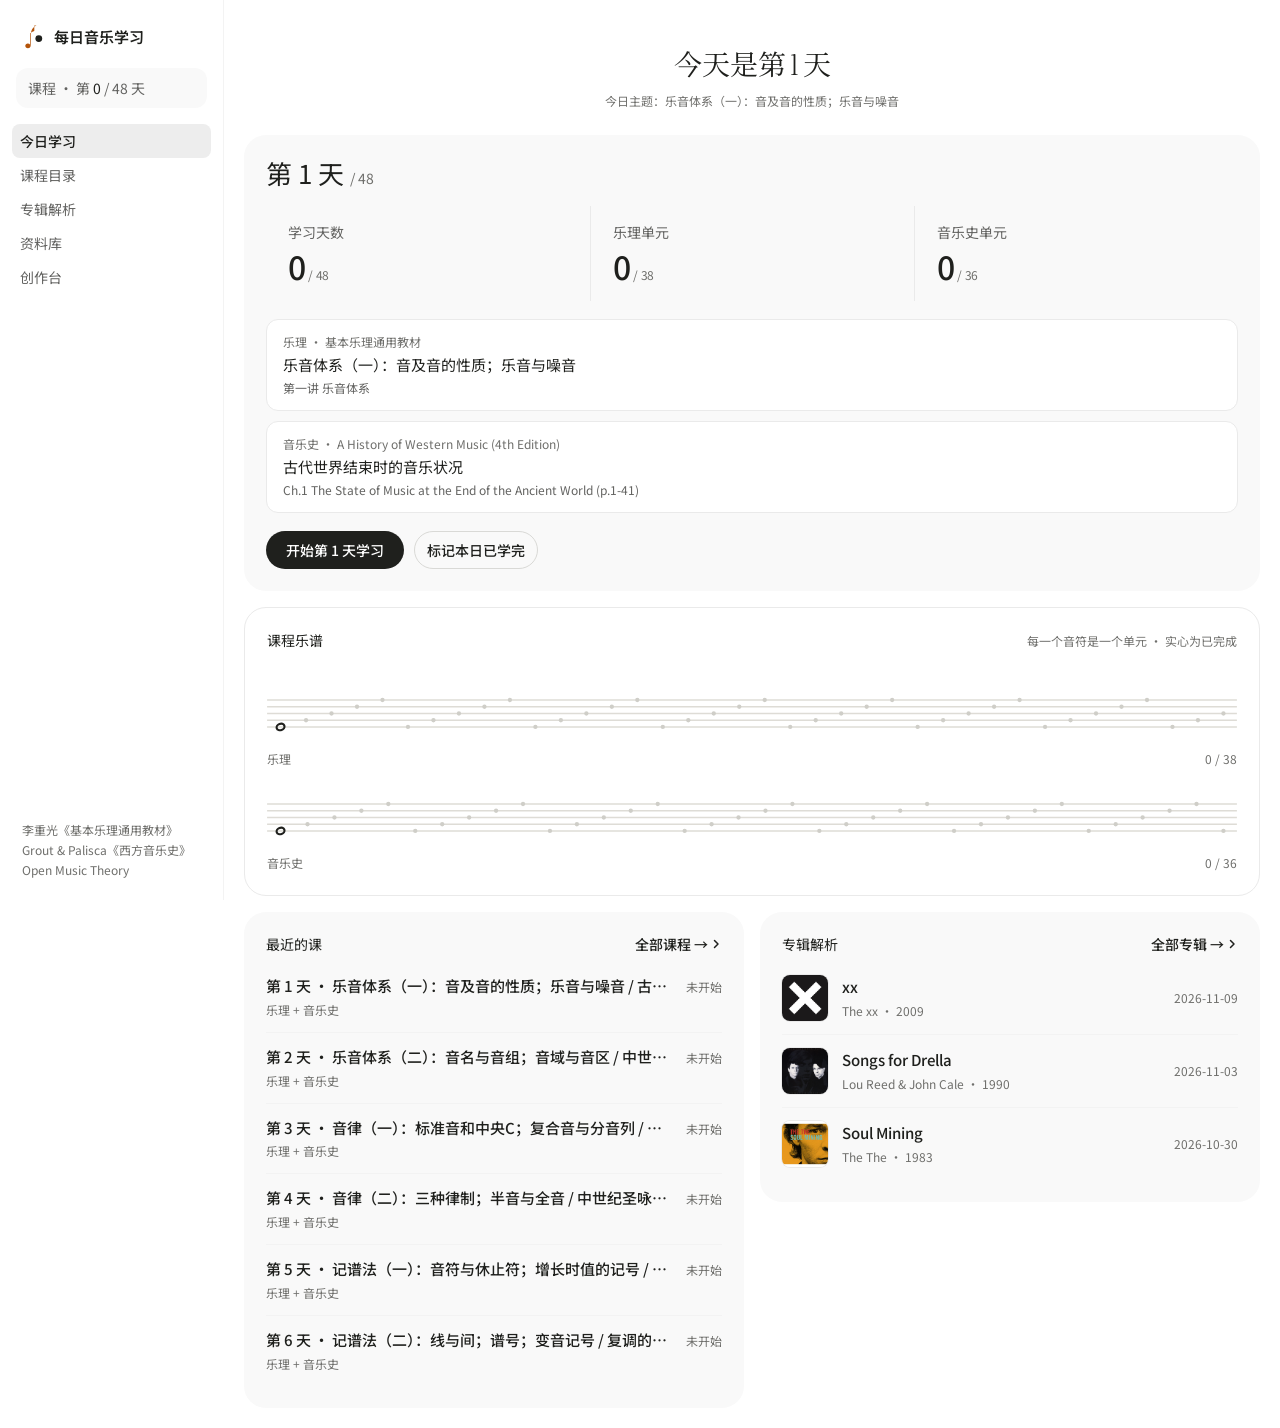
<file: index.html>
﻿<!DOCTYPE html>
<html lang="zh-CN">
<head>
<meta charset="UTF-8">
<meta name="viewport" content="width=device-width, initial-scale=1.0">
<title>每日音乐学习</title>
<meta name="description" content="以李重光《基本乐理通用教材》与 Grout《西方音乐史》为底本的 48 天音乐学习课程。">
<link rel="preconnect" href="https://fonts.googleapis.com">
<link rel="preconnect" href="https://fonts.gstatic.com" crossorigin>
<link href="https://fonts.googleapis.com/css2?family=Instrument+Sans:wght@400;500&family=Instrument+Serif&family=Noto+Sans+SC:wght@400;500&family=Noto+Serif+SC:wght@400;600&display=swap" rel="stylesheet">
<link rel="stylesheet" href="assets/app.css?v=20261104">
<link rel="stylesheet" href="assets/site.css?v=20261104">
<link rel="stylesheet" href="assets/site-extra.css?v=20261104">
</head>
<body>
<div class="app">
  <aside class="sidebar">
    <div class="wordmark">
      <span class="mark" aria-hidden="true">
        <svg width="22" height="26" viewBox="0 0 22 26"><path d="M14.5 1.5c-4.2 2-5.8 5.2-5.8 10.6v9.2c0 1.8-1.1 2.9-2.8 2.9-1.6 0-2.6-.9-2.6-2.4 0-1.4 1-2.4 2.5-2.4 1 0 1.7.4 2.2 1.1V9.6c1.3-1.3 2.5-2 4.3-2.6V1.5z" fill="#b45309"/><circle cx="16.8" cy="14.6" r="3.4" fill="#1f201d"/></svg>
      </span>
      每日音乐学习
    </div>
    <div class="scope-box">课程 · 第 <span class="num" id="scopeDay">0</span> / <span id="scopeTotal">36</span> 天</div>
    <nav aria-label="主导航">
      <a class="nav-item" href="#/today" data-view="today">今日学习</a>
      <a class="nav-item" href="#/lessons" data-view="lessons">课程目录</a>
      <a class="nav-item" href="#/albums" data-view="albums">专辑解析</a>
      <a class="nav-item" href="#/library" data-view="library">资料库</a>
      <a class="nav-item" href="studio.html">创作台</a>
    </nav>
    <div class="nav-group-label" id="bookLabel" style="margin-top:auto">李重光《基本乐理通用教材》<br>Grout &amp; Palisca《西方音乐史》</div>
  </aside>

  <div class="main">
    <div class="mobile-topbar">
      <button class="btn menu-toggle" id="menuBtn" aria-label="打开菜单" type="button">
        <svg width="16" height="16" viewBox="0 0 16 16" aria-hidden="true"><path d="M2 4.5h12M2 8h12M2 11.5h12" stroke="#1f201d" stroke-width="1.5" stroke-linecap="round"/></svg>
      </button>
      <div class="view-name" id="viewName">今日学习</div>
    </div>

    <div class="canvas">
      <noscript><p>此页面需要启用 JavaScript 才能显示课程内容。</p></noscript>

      <!-- 今日学习 -->
      <section id="view-today">
        <div class="greeting-row">
          <h1 id="greetingH1">每日音乐学习</h1>
          <span class="stamp" id="todaySub">正在读取课程…</span>
        </div>

        <div class="grid">
          <div class="panel next-block" style="grid-column: span 12">
            <div class="next-head">
              <div class="day-figure" id="dayFigure">第 <span class="num">—</span> 天<span class="unit">/ 36</span></div>
              <span class="stamp" id="learnStamp"></span>
            </div>
            <div class="kpis" style="border:none; background:transparent">
              <div class="kpi">
                <div class="kpi-label">学习天数</div>
                <div class="kpi-value num" id="kpiDays">0<span class="unit" style="font-size:var(--fs-small);color:var(--faint);font-weight:400"> / 36</span></div>
              </div>
              <div class="kpi">
                <div class="kpi-label">乐理单元</div>
                <div class="kpi-value num" id="kpiTheory">0<span class="unit" style="font-size:var(--fs-small);color:var(--faint);font-weight:400"> / 26</span></div>
              </div>
              <div class="kpi">
                <div class="kpi-label">音乐史单元</div>
                <div class="kpi-value num" id="kpiHistory">0<span class="unit" style="font-size:var(--fs-small);color:var(--faint);font-weight:400"> / 36</span></div>
              </div>
            </div>
            <div class="next-units" id="nextUnits">
              <div class="empty" style="grid-column:1/-1">正在读取今日课程…</div>
            </div>
            <div id="learnAction" style="display:flex; gap:10px; flex-wrap:wrap; align-items:center">
              <a class="btn btn-primary" id="startBtn" href="#">开始今日学习</a>
              <button class="btn" id="skipBtn" type="button">标记本日已学完</button>
            </div>
            <div id="lastRow" style="display:none; gap:10px; align-items:center; font-size:var(--fs-small); color:var(--faint); margin-top:12px">
              <span>上次学习：</span><a class="card-link" id="lastLessonLink" href="#" style="font-size:var(--fs-small)"></a>
            </div>
          </div>

          <div class="panel staff-block" style="grid-column: span 12">
            <div class="chart-head">
              <span>课程乐谱</span>
              <span class="stamp">每一个音符是一个单元 · 实心为已完成</span>
            </div>
            <div id="staffs"><div class="empty">正在读取课程进度…</div></div>
          </div>

          <div class="panel" style="grid-column: span 6">
            <div class="chart-head"><span>最近的课</span><a class="card-link" href="#/lessons">全部课程 →</a></div>
            <div class="rows" id="recentLessons"><div class="empty">还没有学习记录</div></div>
          </div>

          <div class="panel" style="grid-column: span 6">
            <div class="chart-head"><span>专辑解析</span><a class="card-link" href="#/albums">全部专辑 →</a></div>
            <div class="rows" id="recentAlbums"><div class="empty">还没有专辑解析</div></div>
          </div>
        </div>
      </section>

      <!-- 课程目录 -->
      <section id="view-lessons" hidden>
        <div class="title-row">
          <div><h1>课程目录</h1><div class="stamp" id="lessonsStamp"></div></div>
        </div>
        <div class="panel">
          <div class="rows" id="allLessons"><div class="empty">正在读取课程目录…</div></div>
        </div>
      </section>

      <!-- 专辑解析 -->
      <section id="view-albums" hidden>
        <div class="title-row">
          <div><h1>专辑解析</h1><div class="stamp" id="albumsStamp"></div></div>
        </div>
        <div class="panel">
          <div class="rows" id="allAlbums"><div class="empty">还没有专辑解析</div></div>
        </div>
      </section>

      <!-- 资料库 -->
      <section id="view-library" hidden>
        <div class="title-row">
          <div><h1>资料库</h1><div class="stamp" id="libraryStamp">课程内容取自以下两本书</div></div>
        </div>
        <div class="panel">
          <div class="rows" id="libraryBooks"><div class="empty">正在读取…</div></div>
        </div>
        <div class="panel" style="margin-top:16px">
          <div class="chart-head"><span>全文检索说明</span></div>
          <div class="article" id="libraryNote"></div>
        </div>
      </section>
    </div>
  </div>
</div>

<div class="sheet" id="navSheet" role="dialog" aria-label="导航菜单">
  <a href="#/today" data-view="today">今日学习</a>
  <a href="#/lessons" data-view="lessons">课程目录</a>
  <a href="#/albums" data-view="albums">专辑解析</a>
  <a href="#/library" data-view="library">资料库</a>
  <a href="studio.html">创作台</a>
</div>

<script type="module" src="assets/app.js?v=20261109"></script>
</body>
</html>
</file>
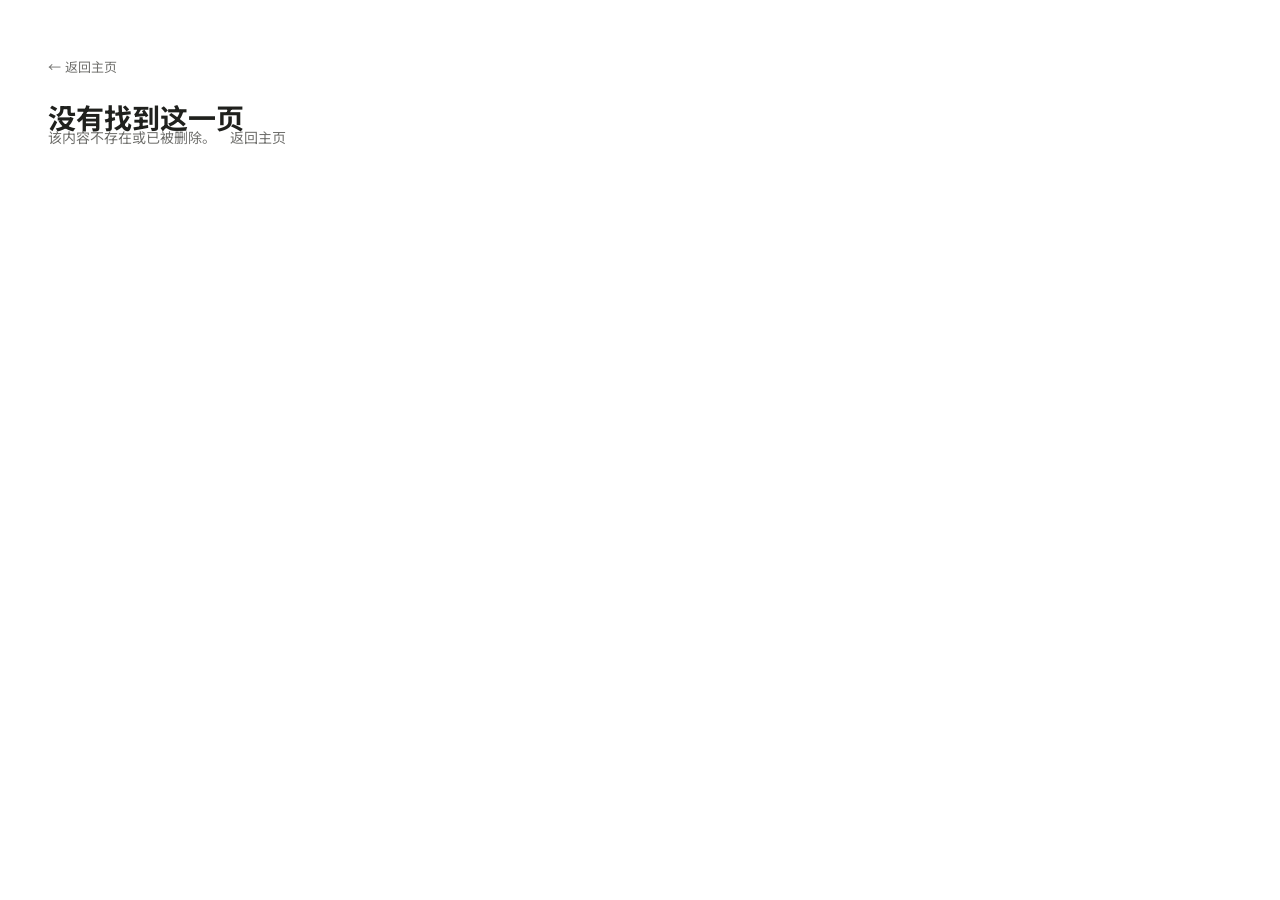
<file: detail.html>
﻿<!DOCTYPE html>
<html lang="zh-CN">
<head>
<meta charset="UTF-8">
<meta name="viewport" content="width=device-width, initial-scale=1.0">
<title>课程页 · 每日音乐学习</title>
<link rel="preconnect" href="https://fonts.googleapis.com">
<link rel="preconnect" href="https://fonts.gstatic.com" crossorigin>
<link href="https://fonts.googleapis.com/css2?family=Instrument+Sans:wght@400;500&family=Instrument+Serif&family=Noto+Sans+SC:wght@400;500&family=Noto+Serif+SC:wght@400;600&display=swap" rel="stylesheet">
<link rel="stylesheet" href="assets/app.css?v=20261104">
<link rel="stylesheet" href="assets/site.css?v=20261104">
<link rel="stylesheet" href="assets/site-extra.css?v=20261104">
<link rel="stylesheet" href="assets/reading.css?v=20261104">
</head>
<body style="background:var(--ground)">
<div class="read-progress" id="readProgress" aria-hidden="true"></div>

<div class="read-shell">
  <a class="detail-back" href="index.html">← 返回主页</a>

  <div id="skeleton">
    <div class="skeleton skeleton-title"></div>
    <div class="skeleton skeleton-line" style="width:60%"></div>
    <div class="skeleton skeleton-line" style="width:100%;margin-top:16px"></div>
    <div class="skeleton skeleton-line" style="width:92%"></div>
    <div class="skeleton skeleton-line" style="width:84%"></div>
  </div>

  <div id="content" hidden>
    <div class="read-layout">
      <header class="detail-head" id="detailHead">
        <div class="kicker" id="detailKicker"></div>
        <h1 id="detailTitle"></h1>
        <p class="byline" id="detailByline"></p>
      </header>

      <aside class="read-rail">
        <figure class="album-cover" id="albumCover" hidden>
          <img id="albumCoverImg" alt="">
        </figure>
        <dl class="facts" id="detailFacts" hidden></dl>
        <nav class="listen" id="albumListen" hidden aria-label="在线收听与资料"></nav>
        <nav class="toc" id="lessonToc" hidden aria-label="本课大纲"></nav>
      </aside>

      <article class="article" id="detailBody"></article>

      <nav class="lesson-nav" id="lessonNav" hidden></nav>
    </div>
  </div>

  <div id="error" hidden>
    <h1>没有找到这一页</h1>
    <div class="detail-meta">该内容不存在或已被删除。<a href="index.html">返回主页</a></div>
  </div>
</div>

<script type="module" src="assets/app.js?v=20261109"></script>
</body>
</html>
</file>
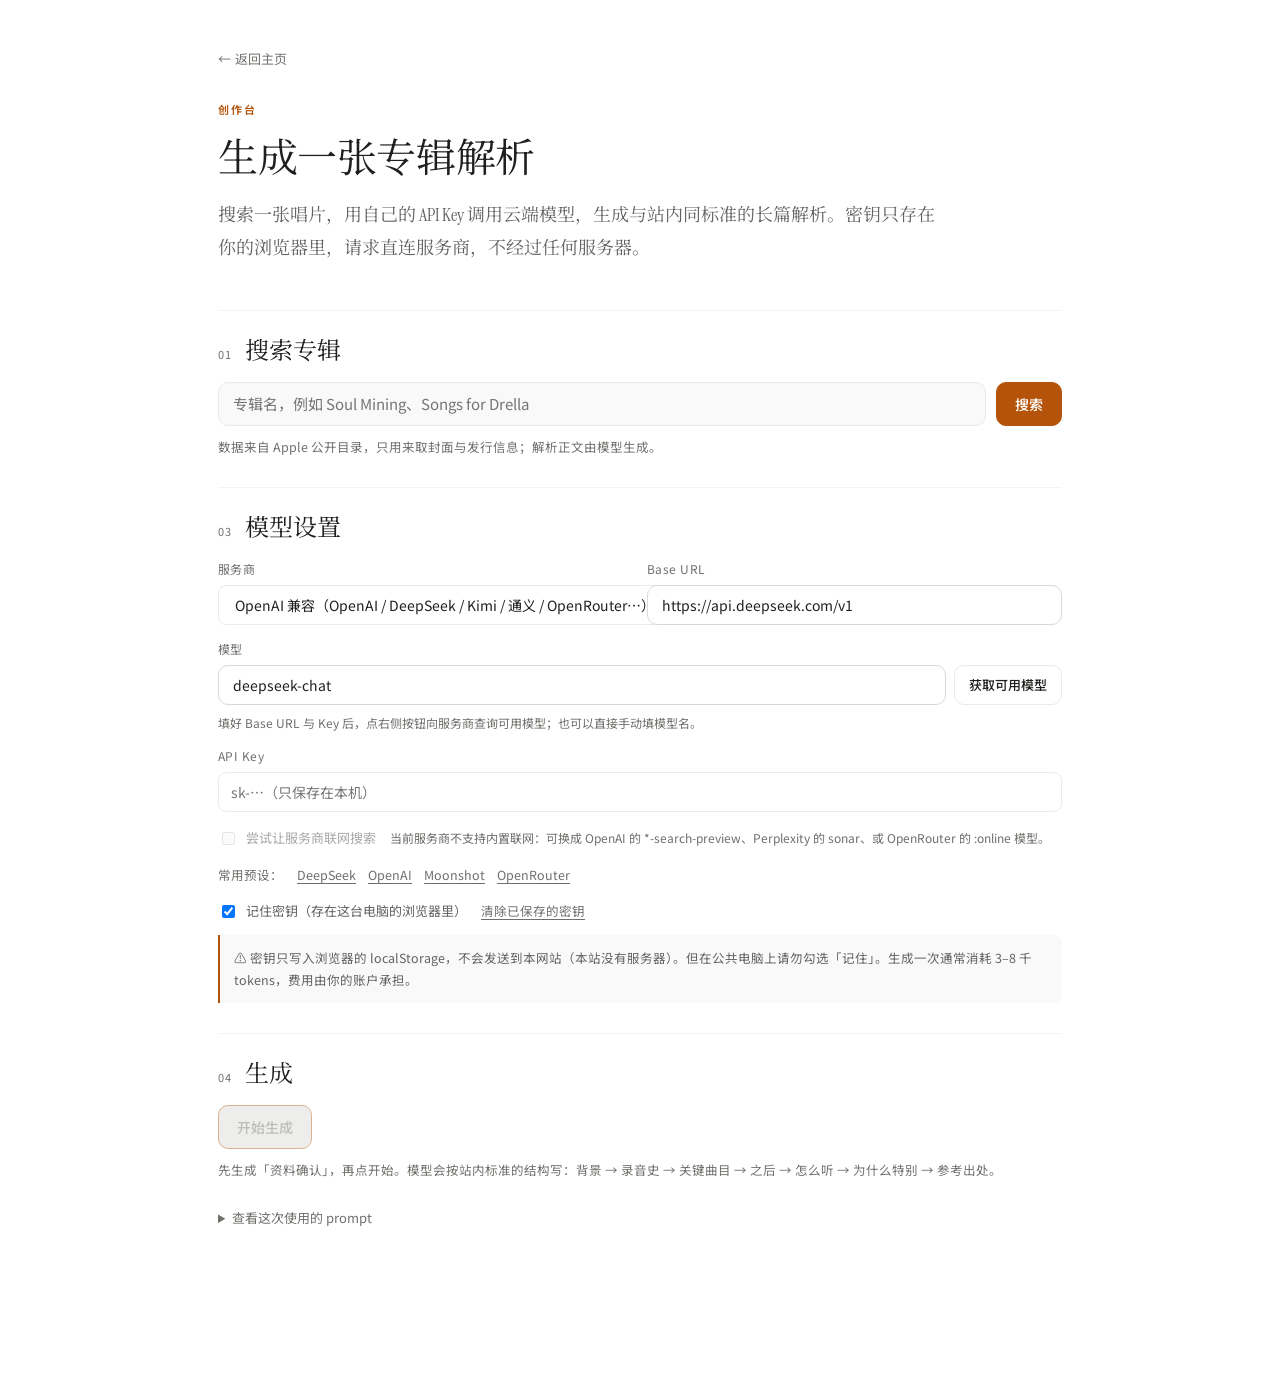
<file: studio.html>
﻿<!DOCTYPE html>
<html lang="zh-CN">
<head>
<meta charset="UTF-8">
<meta name="viewport" content="width=device-width, initial-scale=1.0">
<title>创作台 · 每日音乐学习</title>
<link rel="preconnect" href="https://fonts.googleapis.com">
<link rel="preconnect" href="https://fonts.gstatic.com" crossorigin>
<link href="https://fonts.googleapis.com/css2?family=Instrument+Sans:wght@400;500&family=Instrument+Serif&family=Noto+Sans+SC:wght@400;500&family=Noto+Serif+SC:wght@400;600&display=swap" rel="stylesheet">
<link rel="stylesheet" href="assets/app.css?v=20261104">
<link rel="stylesheet" href="assets/site.css?v=20261104">
<link rel="stylesheet" href="assets/site-extra.css?v=20261104">
<link rel="stylesheet" href="assets/reading.css?v=20261104">
<link rel="stylesheet" href="assets/studio.css?v=20261108e">
</head>
<body style="background:var(--ground)">
<div class="studio-shell">
  <a class="detail-back" href="index.html">← 返回主页</a>

  <header class="studio-head">
    <div class="kicker">创作台</div>
    <h1>生成一张专辑解析</h1>
    <p class="lede">搜索一张唱片，用自己的 API Key 调用云端模型，生成与站内同标准的长篇解析。密钥只存在你的浏览器里，请求直连服务商，不经过任何服务器。</p>
  </header>

  <section class="step">
    <div class="step-head"><span class="step-num">01</span><h2>搜索专辑</h2></div>
    <form class="search-row" id="searchForm">
      <input id="q" type="search" placeholder="专辑名，例如 Soul Mining、Songs for Drella" autocomplete="off">
      <button class="btn btn-primary" type="submit">搜索</button>
    </form>
    <div class="hint" id="searchHint">数据来自 Apple 公开目录，只用来取封面与发行信息；解析正文由模型生成。</div>
    <ul class="results" id="results" hidden></ul>
  </section>

  <section class="step" id="stepPick" hidden>
    <div class="step-head"><span class="step-num">02</span><h2>确认资料</h2></div>
    <div class="picked" id="picked"></div>
    <div class="fields">
      <label class="field">年份<input id="fYear" type="text" inputmode="numeric"></label>
      <label class="field">厂牌<input id="fLabel" type="text" placeholder="不确定就留空"></label>
      <label class="field field--wide">想强调的角度<input id="fNote" type="text" placeholder="例如：录音过程、歌词、和同期作品的对照（可留空）"></label>
    </div>

    <div class="material-box">
      <div class="row-inline">
        <button class="btn btn-mini" id="fetchMaterial" type="button">抓取资料</button>
        <span class="model-hint" id="materialHint">从维基百科（中/英）与 MusicBrainz 抓发行信息、曲目表和背景，作为写作依据。</span>
      </div>
      <label class="check material-toggle">
        <input type="checkbox" id="fetchReviews" checked> 同时抓取乐评原文（优先采访与评论，每篇 3–10 秒）
        <select id="reviewCount" class="mini-select" title="抓几篇">
          <option value="1">1 篇</option>
          <option value="2" selected>2 篇</option>
          <option value="3">3 篇</option>
          <option value="4">4 篇</option>
        </select>
      </label>
      <div class="sources" id="sources" hidden></div>
      <label class="check material-toggle" id="useMaterialRow" hidden>
        <input type="checkbox" id="useMaterial" checked> 把这些资料作为写作依据（强烈建议）
      </label>
    </div>
  </section>

  <section class="step">
    <div class="step-head"><span class="step-num">03</span><h2>模型设置</h2></div>
    <div class="fields">
      <label class="field">服务商
        <select id="fProvider">
          <option value="openai">OpenAI 兼容（OpenAI / DeepSeek / Kimi / 通义 / OpenRouter…）</option>
          <option value="anthropic">Anthropic（Claude）</option>
        </select>
      </label>
      <label class="field">Base URL<input id="fBase" type="text" placeholder="https://api.deepseek.com/v1"></label>
      <label class="field field--wide">模型
        <span class="model-row">
          <input id="fModel" type="text" list="modelOptions" placeholder="先点「获取可用模型」，或手动填写" autocomplete="off">
          <button class="btn btn-mini" id="loadModels" type="button">获取可用模型</button>
        </span>
        <datalist id="modelOptions"></datalist>
        <span class="model-hint" id="modelHint">填好 Base URL 与 Key 后，点右侧按钮向服务商查询可用模型；也可以直接手动填模型名。</span>
        <div class="search-models" id="searchModels" hidden></div>
      </label>
      <label class="field field--wide">API Key<input id="fKey" type="password" placeholder="sk-…（只保存在本机）" autocomplete="off"></label>
    </div>
    <div class="row-inline">
      <label class="check" id="webSearchRow">
        <input type="checkbox" id="useWebSearch"> 尝试让服务商联网搜索
      </label>
      <span class="model-hint" id="webSearchHint" style="margin:0">当前服务商/模型是否支持联网，见上方说明。</span>
    </div>
    <div class="row-inline">
      <span class="hint" style="margin:0">常用预设：</span>
      <span class="presets" id="presetRow"></span>
    </div>
    <div class="row-inline">
      <label class="check"><input type="checkbox" id="fRemember" checked> 记住密钥（存在这台电脑的浏览器里）</label>
      <button class="link-btn" id="clearKey" type="button">清除已保存的密钥</button>
    </div>
    <p class="warn">⚠️ 密钥只写入浏览器的 localStorage，不会发送到本网站（本站没有服务器）。但在公共电脑上请勿勾选「记住」。生成一次通常消耗 3–8 千 tokens，费用由你的账户承担。</p>
  </section>

  <section class="step">
    <div class="step-head"><span class="step-num">04</span><h2>生成</h2></div>
    <div class="row-inline">
      <button class="btn btn-primary" id="genBtn" type="button" disabled>开始生成</button>
      <button class="btn" id="stopBtn" type="button" hidden>停止</button>
      <span class="status" id="status"></span>
    </div>
    <div class="hint" id="genHint">先生成「资料确认」，再点开始。模型会按站内标准的结构写：背景 → 录音史 → 关键曲目 → 之后 → 怎么听 → 为什么特别 → 参考出处。</div>
    <div class="out-actions" id="outActions" hidden>
      <button class="btn" id="downloadBtn" type="button">下载 .md</button>
      <button class="btn" id="copyBtn" type="button">复制正文</button>
      <button class="btn" id="jsonBtn" type="button">复制 index.json 条目</button>
    </div>
    <article class="article studio-output" id="output" hidden></article>
    <details class="prompt-view">
      <summary>查看这次使用的 prompt</summary>
      <pre id="promptBox">载入中…</pre>
    </details>
  </section>
</div>
<script type="module" src="assets/studio.js?v=20261108e"></script>
</body>
</html>
</file>
<file: assets/app.css>
/* tasteskill / app.css
   A neutral foundation for app screens (dashboards, admin, settings, inboxes), set to the defaults
   measured in the study of real product screens (references/app-screens.md). Copy it into the project,
   replace the token values with the ones on the app sheet (draw.mjs --app), and build on top.
   Delete what you do not use. It has no brand of its own: neutral grounds, one quiet line, one accent. */

/* ---------- tokens (replace with the dealt style) ---------- */
:root {
  /* names match the app sheet printed by draw.mjs --app */
  --ground: #f9fafb;          /* the app chrome and page */
  --surface: #ffffff;         /* panels and the work sheet */
  --raised: #f4f5f6;          /* a filled inner well, hover rows */
  --active: #eeeeee;          /* the active nav pill */
  --border: #e8e8e8;          /* panel edges: about 1.2:1 on white */
  --rule: #f1f2f3;            /* row rules inside tables */
  --control: #d1d5db;         /* inputs and outlined buttons: one step stronger */
  --text: #111111;
  --muted: #5f6368;           /* secondary text, labels (4.5:1 or more on its ground) */
  --faint: #6b6b6b;           /* meta and placeholders: the lightest grey that holds 4.5:1 on white */
  --accent: #1f6f5c;          /* one hue: data, focus, the selected thing */
  --primary: #1d1f20;         /* the primary button is near-black unless the style says otherwise */
  --primary-ink: #ffffff;
  --positive: #247b50; --negative: #c4242a; --warning: #92400e;  /* references/app-screens.md §9.5; a green accent is also --positive */
  --pill-positive-bg: #dcfae5; --pill-positive-ink: #04250e;
  --pill-negative-bg: #ffedea; --pill-negative-ink: #831c1e;
  --pill-warning-bg: #fffbeb; --pill-warning-ink: #92400e;
  --pill-neutral-bg: #eeeeee; --pill-neutral-ink: #3d3d3d;
  --chart-1: var(--accent); --chart-2: #8fb8ad; --chart-3: #b08a2e; --chart-muted: #cfd3d6;
  --chart-mark: var(--text);  /* a marked period in Charts.diverging: the second tone */
  --chart-span: 0.06;         /* opacity of a shaded span (a selling window, an outage) */
  --grid: var(--rule);        /* chart gridlines (charts.js) */
  --axis-ink: var(--muted);   /* chart tick labels (charts.js) */
  --ink: var(--text);

  --font: "Inter", system-ui, -apple-system, "Segoe UI", sans-serif;
  --fs-title: 24px; --fs-section: 16px; --fs-kpi: 28px; --fs-body: 14px; --fs-small: 12px;

  --sidebar-width: 232px;
  --pad: 24px;                /* canvas padding */
  --gap: 16px;                /* one gutter, horizontal and vertical */
  --card-pad: 20px;
  --radius-card: 8px;         /* radius is bimodal: tight 4–8 (controls 6) or soft 16–24 (controls full); never 11–12 */
  --radius-control: 6px;
  --control-height: 32px;     /* every control in the title and filter rows */
  --row-height: 48px;         /* single-line table row */
  --nav-row: 32px;            /* sidebar item height, on a 34px pitch */

  --ease-out: cubic-bezier(0.22, 1, 0.36, 1);
  --t-press: 120ms; --t-hover: 150ms; --t-ui: 200ms;
}
/* dark: one true-neutral ground, elevation by lightness; two greys that read apart (not #aaa beside #969696) */
:root[data-theme="dark"] {
  --ground: #000000; --surface: #111111; --raised: #222222; --active: #222222;
  --border: #1a1a1a; --rule: #161616; --control: #444444;
  --text: #ffffff; --muted: #b4b4b4; --faint: #949494;
  --primary: #ffffff; --primary-ink: #000000;
  --positive: #3fc07a; --negative: #e5566f; --warning: #e5a93b;  /* a green or yellow-green accent is also --positive */
  --pill-positive-bg: #172a1d; --pill-positive-ink: #3fc07a;
  --pill-negative-bg: #2c1a20; --pill-negative-ink: #e5566f;
  --pill-warning-bg: #2b2414; --pill-warning-ink: #e5a93b;
  --pill-neutral-bg: #222222; --pill-neutral-ink: #ffffff;
  --chart-muted: #4a4a4a; --grid: #2b2b2b;
  --chart-span: 0.12;
}

/* ---------- reset ---------- */
*, *::before, *::after { box-sizing: border-box; }
html { -webkit-text-size-adjust: 100%; text-size-adjust: 100%; }
body { margin: 0; background: var(--ground); color: var(--text); font: var(--fs-body)/20px var(--font); -webkit-font-smoothing: antialiased; }
h1, h2, h3, h4, p, figure, ul, ol, dl, dd { margin: 0; }
ul[class], ol[class] { padding: 0; list-style: none; }
img, svg, video, canvas { display: block; max-width: 100%; }
button, input, select, textarea { font: inherit; color: inherit; }
a { color: inherit; text-decoration: none; }
:focus-visible { outline: 2px solid var(--accent); outline-offset: 2px; border-radius: 4px; }
.num, table, .kpi-value { font-variant-numeric: tabular-nums; }

/* ---------- shell: sidebar + canvas ---------- */
.app { display: grid; grid-template-columns: var(--sidebar-width) minmax(0, 1fr); min-height: 100svh; }
.sidebar { position: sticky; top: 0; height: 100svh; display: flex; flex-direction: column; gap: 2px; padding: 16px 12px; overflow: auto; }
.sidebar .group-label { margin: 20px 8px 6px; font-size: var(--fs-small); color: var(--faint); }
.nav-item { display: flex; align-items: center; gap: 10px; height: var(--nav-row); padding: 0 8px; border-radius: 8px; color: var(--muted); transition: background-color var(--t-hover) ease, color var(--t-hover) ease; }
.nav-item svg { width: 16px; height: 16px; flex: none; stroke-width: 1.5; }
.nav-item:hover { background: var(--raised); color: var(--text); }
.nav-item[aria-current="page"] { background: var(--active); color: var(--text); }
.sidebar .bottom { margin-top: auto; }
.canvas { min-width: 0; padding: var(--pad); }

/* ---------- title block and filters ---------- */
.title-row { display: flex; align-items: flex-end; justify-content: space-between; gap: 16px; margin-bottom: 20px; }
.title-row h1 { font-size: var(--fs-title); line-height: 1.2; font-weight: 600; letter-spacing: -0.01em; }
.title-row .sub { margin-top: 4px; color: var(--muted); }
.filters { display: flex; align-items: center; gap: 8px; margin-bottom: var(--gap); flex-wrap: wrap; }
.filters .spacer { flex: 1; }
.stamp { color: var(--faint); font-size: var(--fs-small); }

/* ---------- panels and grid ---------- */
.grid { display: grid; grid-template-columns: repeat(12, minmax(0, 1fr)); gap: var(--gap); }
.panel { background: var(--surface); border: 1px solid var(--border); border-radius: var(--radius-card); padding: var(--card-pad); min-width: 0; }
.panel > header { display: flex; align-items: center; justify-content: space-between; gap: 12px; margin-bottom: 16px; }
.panel h2 { font-size: var(--fs-section); line-height: 1.3; font-weight: 600; }
.panel .meta { color: var(--faint); font-size: var(--fs-small); }
/* paired cards in one row: a card stretches to its neighbour only when it has content to fill. Otherwise it keeps
   its own height (add .top to the row), and only an action or a total may be pinned to a stretched card's bottom */
.grid.top { align-items: start; }

/* a chart's heading row: its title (and legend or period) with a fixed 8px to the svg */
.chart-head { display: flex; align-items: baseline; justify-content: space-between; flex-wrap: wrap; gap: 4px 12px; margin-bottom: 8px; }
.chart-head h3 { font-size: var(--fs-body); line-height: 20px; font-weight: 500; }
.chart { position: relative; min-width: 0; }

/* a link at a card's foot or header ("Show all 7", "Sell-out history"): ink, a 12px chevron, an underline on hover,
   and no inline padding, so its text sits on the card's content edge */
.card-link { display: inline-flex; align-items: center; gap: 2px; padding: 0; border: 0; background: none; color: var(--text); font-weight: 500; cursor: pointer; text-underline-offset: 3px; }
.card-link::after { content: ""; width: 12px; height: 12px; flex: none; background: currentColor; -webkit-mask: var(--chevron) center / 12px no-repeat; mask: var(--chevron) center / 12px no-repeat; }
.card-link:hover { text-decoration: underline; }
:root { --chevron: url("data:image/svg+xml,%3Csvg xmlns='http://www.w3.org/2000/svg' viewBox='0 0 12 12'%3E%3Cpath d='M4.5 2.5 8 6l-3.5 3.5' fill='none' stroke='black' stroke-width='1.5' stroke-linecap='round' stroke-linejoin='round'/%3E%3C/svg%3E"); }

/* list rows: a rule between rows and none above the first. A rule on a rounded box curls up at both ends, so a row
   that carries a rule has square corners */
.rows { display: grid; }
.row { display: flex; align-items: center; gap: 12px; min-height: 44px; padding: 10px 0; }
.row + .row { border-top: 1px solid var(--rule); border-radius: 0; }

/* KPIs as one divided strip: a label above a number, no icons, no tiles */
.kpis { display: grid; grid-auto-flow: column; grid-auto-columns: minmax(0, 1fr); background: var(--surface); border: 1px solid var(--border); border-radius: var(--radius-card); }
.kpi { padding: 16px var(--card-pad); }
.kpi + .kpi { border-left: 1px solid var(--border); }
.kpi-label { color: var(--muted); }
.kpi-value { margin-top: 6px; font-size: var(--fs-kpi); line-height: 1.15; font-weight: 500; letter-spacing: -0.01em; }
.kpi-value small { font-size: 0.55em; color: var(--muted); font-weight: 400; margin-left: 2px; }
.delta { margin-top: 4px; font-size: var(--fs-small); color: var(--muted); }
.delta .up { color: var(--positive); } .delta .down { color: var(--negative); }
/* KPIs as the chart's tabs: the selected one carries a 2px rule and an ink label; the others keep a grey label and
   their value in ink at a lighter weight (a grey value reads as disabled). When the tabs are the per-entity
   breakdown the brief asks for (takings by shop), add .entities: nothing changes but the rule */
.kpis[role="tablist"] .kpi { position: relative; cursor: pointer; }
.kpis[role="tablist"] .kpi[aria-selected="true"]::after { content: ""; position: absolute; left: 0; right: 0; bottom: -1px; height: 2px; background: var(--text); }
.kpis[role="tablist"]:not(.entities) .kpi[aria-selected="true"] .kpi-label { color: var(--text); }
.kpis[role="tablist"]:not(.entities) .kpi[aria-selected="false"] .kpi-value { color: var(--text); font-weight: 400; }

/* ---------- tables ---------- */
.table-wrap { overflow-x: auto; }
table { width: 100%; border-collapse: collapse; }
th { height: 36px; padding: 0 12px; text-align: left; font-weight: 400; font-size: var(--fs-small); color: var(--muted); border-bottom: 1px solid var(--border); white-space: nowrap; }
/* cells share one baseline, so a figure never sits 2px below the name beside it; the row height comes from padding */
td { padding: calc((var(--row-height) - 20px) / 2) 12px; border-bottom: 1px solid var(--rule); vertical-align: baseline; }
tbody tr:last-child td { border-bottom: 0; }
/* no hover that changes the fill; a row that drives a detail pane takes the nav pill's fill when selected */
tbody tr[aria-selected="true"] td { background: var(--active); }
th.n, td.n { text-align: right; }
td .sub { display: block; font-size: var(--fs-small); color: var(--muted); }
.truncate { max-width: 28ch; overflow: hidden; text-overflow: ellipsis; white-space: nowrap; }

/* status pill: a pale tint with dark ink of the same hue, one per row */
.pill { display: inline-flex; align-items: center; gap: 6px; height: 22px; padding: 0 8px; border-radius: 999px; font-size: var(--fs-small); font-weight: 500; background: var(--pill-neutral-bg); color: var(--pill-neutral-ink); white-space: nowrap; }
.pill.pos { background: var(--pill-positive-bg); color: var(--pill-positive-ink); }
.pill.neg { background: var(--pill-negative-bg); color: var(--pill-negative-ink); }
.pill.warn { background: var(--pill-warning-bg); color: var(--pill-warning-ink); }

/* ---------- controls ---------- */
.btn { display: inline-flex; align-items: center; justify-content: center; gap: 8px; height: var(--control-height); padding: 0 12px; border-radius: var(--radius-control); border: 1px solid var(--control); background: var(--surface); font-weight: 500; cursor: pointer; transition: background-color var(--t-hover) ease, transform var(--t-press) var(--ease-out); }
.btn:hover { background: var(--raised); }
.btn:active { transform: translateY(1px); }
.btn.primary { background: var(--primary); color: var(--primary-ink); border-color: transparent; }
.btn.ghost { border-color: transparent; background: transparent; }
.field { display: grid; gap: 8px; }
.field label { font-weight: 500; }
.field .hint { color: var(--muted); font-size: var(--fs-small); }
.input, select.input { height: 38px; padding: 0 12px; border: 1px solid var(--control); border-radius: var(--radius-control); background: var(--surface); }
.input::placeholder { color: var(--faint); }
.tabs { display: flex; gap: 24px; border-bottom: 1px solid var(--border); margin-bottom: var(--gap); }
.tabs a { position: relative; padding: 10px 0; color: var(--muted); transition: color var(--t-hover) ease; }
.tabs a[aria-selected="true"] { color: var(--text); }
.tabs a[aria-selected="true"]::after { content: ""; position: absolute; left: 0; right: 0; bottom: -1px; height: 2px; background: var(--text); }
/* as wide as its options; full width only on a narrow phone */
.segmented { display: inline-flex; width: max-content; max-width: 100%; padding: 2px; border-radius: 8px; background: var(--raised); }
.segmented button { height: 28px; padding: 0 10px; border: 0; border-radius: 6px; background: transparent; color: var(--muted); cursor: pointer; }
.segmented button[aria-pressed="true"] { background: var(--surface); color: var(--text); }
.switch { appearance: none; width: 32px; height: 20px; border-radius: 999px; background: var(--control); position: relative; cursor: pointer; transition: background-color var(--t-ui) ease; }
.switch::after { content: ""; position: absolute; top: 2px; left: 2px; width: 16px; height: 16px; border-radius: 50%; background: #fff; transition: transform var(--t-ui) var(--ease-out); }
.switch:checked { background: var(--text); } .switch:checked::after { transform: translateX(12px); }

/* empty and loading states keep the frame; a loading value is a flat grey bar at its real size, with no shimmer */
.empty { display: grid; place-items: center; min-height: 96px; padding: 16px; border: 1px dashed var(--control); border-radius: var(--radius-control); color: var(--muted); text-align: center; }
.skeleton { background: var(--raised); border-radius: 4px; }

/* ---------- phone: the navigation folds away and the canvas takes the width ---------- */
.menu-toggle { display: none; }
@media (max-width: 860px) {
  .app { grid-template-columns: minmax(0, 1fr); }
  /* the menu opens as a full-screen sheet */
  .sidebar { position: fixed; inset: 0; width: 100%; height: 100%; z-index: 20; background: var(--surface); transform: translateX(-100%); transition: transform var(--t-ui) var(--ease-out); }
  .sidebar.open { transform: none; }
  .menu-toggle { display: inline-flex; }
  .canvas { padding: 16px; }
  .grid > * { grid-column: 1 / -1 !important; }
  .kpis { grid-auto-flow: row; grid-template-columns: repeat(2, minmax(0, 1fr)); }
  .kpi + .kpi { border-left: 0; }
  .kpi:nth-child(n + 3) { border-top: 1px solid var(--border); }
  .kpi:nth-child(2n) { border-left: 1px solid var(--border); }
  /* an odd count leaves no half-empty row: the last cell takes the full width */
  .kpi:last-child:nth-child(odd) { grid-column: 1 / -1; }
  /* KPI tabs in a 2-up grid: the selected cell takes a fill, never an underline floating mid-grid */
  .kpis[role="tablist"] .kpi[aria-selected="true"] { background: var(--active); }
  .kpis[role="tablist"] .kpi[aria-selected="true"]::after { content: none; }
  .title-row { flex-wrap: wrap; align-items: flex-start; }
}
@media (max-width: 480px) {
  .segmented { display: flex; width: 100%; }
  .segmented button { flex: 1; }
}
@media (prefers-reduced-motion: reduce) { *, *::before, *::after { transition-duration: 0.01ms !important; animation: none !important; } }

/* an empty message spans the block it stands in, never one squeezed column */
.rows .empty, .grid > .empty, li > .empty { grid-column: 1 / -1; width: 100%; }
</file>
<file: assets/site.css>
/* 每日音乐学习 — editorial-greeting (light) · seed 843295084 · 覆盖 app.css tokens 与产品特有样式 */
:root {
  --ground: #ffffff;
  --surface: #f9f9f9;
  --raised: #ffffff;
  --active: #ededed;
  --border: #eaeaea;
  --rule: #f3f3f3;
  --control: #d9d9d6;
  --text: #1f201d;
  --muted: #636361;
  --faint: #6f6f6c;
  --accent: #b45309; /* 产品世界之色：乐谱琥珀金（替代卡面 teal） */
  --positive: #2e7d32;
  --negative: #b42318;
  --warning: #92400e;
  --pill-positive-bg: #dcfae5;
  --pill-positive-ink: #04250e;
  --pill-negative-bg: #fdecea;
  --pill-negative-ink: #7a1d14;
  --pill-warning-bg: #fffbeb;
  --pill-warning-ink: #92400e;
  --pill-neutral-bg: #f3f3f3;
  --pill-neutral-ink: #3d3d3a;
  --radius-card: 22px;
  --radius-control: 999px;
  --row-height: 63px;
  --sidebar-width: 224px;
  --gap: 16px;
  --pad: 20px;
  --card-pad: 22px;
  --control-height: 38px;
  --nav-row: 34px;
  --fs-title: 28px;
  --fs-section: 14px;
  --fs-kpi: 32px;
  --fs-body: 14px;
  --fs-small: 12px;
  --font: "Noto Sans SC", "Instrument Sans", "PingFang SC", "Microsoft YaHei", system-ui, sans-serif;
  --font-serif: "Instrument Serif", "Noto Serif SC", "Songti SC", "SimSun", Georgia, serif;
}

/* ---------- 品牌与侧栏 ---------- */
.wordmark { display: flex; align-items: center; gap: 10px; padding: 10px 10px 16px; color: var(--text); font-weight: 600; font-size: 15px; }
.mark svg { display: block; }
.scope-box { margin: 0 4px 14px; padding: 10px 12px; background: var(--surface); border-radius: 12px; font-size: var(--fs-body); color: var(--muted); }
.scope-box .num { color: var(--text); font-variant-numeric: tabular-nums; }
.nav-group-label { padding: 18px 10px 6px; font-size: var(--fs-small); color: var(--faint); }

/* 面板：色阶分层，无边框无阴影；白色内卡仅用于主图表（课程乐谱） */
.panel { border: none; background: var(--surface); }
.panel.staff-block { background: var(--raised); border: 1px solid var(--border); }

/* ---------- 问候行（风格的动作） ---------- */
.kpis .kpi + .kpi { border-left: 1px solid var(--border); }
.greeting-row { margin: 28px 0 24px; text-align: center; }
.greeting-row h1 {
  font-family: var(--font-serif);
  font-size: var(--fs-title); font-weight: 400; letter-spacing: 0;
  line-height: 1.25; color: var(--text);
}
.greeting-row .stamp { margin-top: 8px; display: block; }

/* ---------- 顶栏（仅手机折叠导航） ---------- */
.mobile-topbar {
  display: none; align-items: center; gap: 12px;
  height: 48px; padding: 0 16px;
  background: var(--ground); border-bottom: 1px solid var(--rule);
}
.mobile-topbar .view-name { font-size: 15px; font-weight: 600; color: var(--text); }

/* ---------- 下一课（屏幕的核心问题） ---------- */
.next-block { display: flex; flex-direction: column; gap: 18px; }
.next-head { display: flex; align-items: baseline; justify-content: space-between; gap: 12px; flex-wrap: wrap; }
.day-figure { font-size: 26px; font-weight: 400; color: var(--text); line-height: 1.2; }
.day-figure .unit { font-size: var(--fs-body); color: var(--faint); margin-left: 6px; }
.next-units { display: grid; gap: 10px; }
.next-unit { background: var(--raised); border: 1px solid var(--border); border-radius: 12px; padding: 12px 16px; display: grid; gap: 3px; }
.next-unit .track-label { font-size: var(--fs-small); color: var(--faint); }
.next-unit .unit-title { font-size: 15px; color: var(--text); }
.next-unit .unit-src { font-size: var(--fs-small); color: var(--muted); }

/* 主按钮：近黑填充 */
.btn-primary { border: none; background: var(--text); color: #ffffff; font-weight: 500; padding: 0 24px; }
.btn-primary:hover { background: #000000; }
.btn-primary:disabled { background: var(--control); color: var(--faint); cursor: default; }

/* ---------- 生成控制台（流式） ---------- */
.console { background: var(--raised); border: 1px solid var(--border); border-radius: 12px; padding: 14px 16px; max-height: 320px; overflow: auto; }
.console .status-line { display: flex; align-items: center; gap: 10px; font-size: var(--fs-small); color: var(--muted); margin-bottom: 8px; }
.console .status-dot { width: 8px; height: 8px; border-radius: 50%; background: var(--accent); flex: none; animation: pulse 1.2s ease-in-out infinite; }
@keyframes pulse { 0%,100% { opacity: 1; } 50% { opacity: .35; } }
.console .stream-text { font-size: 13px; color: var(--muted); white-space: pre-wrap; word-break: break-word; line-height: 1.6; }
.console .done-link { margin-top: 10px; }

/* ---------- 乐谱式进度（产品签名元素） ---------- */
.staff-block .chart-head { margin-bottom: 14px; }
.staff svg { display: block; width: 100%; height: auto; }
.staff-caption { display: flex; justify-content: space-between; font-size: var(--fs-small); color: var(--faint); margin-top: 6px; }
.staff-caption .num { font-variant-numeric: tabular-nums; }

/* ---------- 列表行 ---------- */
.rows .row { min-height: 48px; }
.row .row-main { min-width: 0; }
.row .row-title { color: var(--text); font-size: 15px; text-decoration: none; display: block; white-space: nowrap; overflow: hidden; text-overflow: ellipsis; }
.row .row-title:hover { color: var(--accent); }
.row .row-sub { color: var(--faint); font-size: var(--fs-small); margin-top: 1px; }
.row .row-meta { margin-left: auto; flex: none; color: var(--faint); font-size: var(--fs-small); font-variant-numeric: tabular-nums; }

/* ---------- 表单 ---------- */
.field .label { font-size: var(--fs-body); font-weight: 500; color: var(--text); }
.field input[type=text] {
  height: 40px; border-radius: 10px; border: 1px solid var(--control);
  background: var(--raised); color: var(--text); padding: 0 14px; font-size: var(--fs-body); width: 100%;
}
.field input[type=text]:focus { outline: 2px solid var(--accent); outline-offset: 1px; border-color: transparent; }
.field .hint { font-size: var(--fs-small); color: var(--faint); }
.field .actions { display: flex; gap: 10px; align-items: center; }

/* ---------- 详情页（课程/专辑阅读页） ---------- */
.detail-wrap { max-width: 780px; margin: 0 auto; padding: 40px 24px 96px; }
.detail-back { display: inline-flex; align-items: center; gap: 8px; color: var(--muted); text-decoration: none; font-size: var(--fs-body); }
.detail-back:hover { color: var(--text); }
.detail-wrap h1 { font-size: 26px; font-weight: 600; letter-spacing: -0.01em; line-height: 1.3; margin: 20px 0 8px; }
.detail-meta { color: var(--faint); font-size: var(--fs-body); margin-bottom: 28px; display: flex; gap: 14px; flex-wrap: wrap; align-items: center; }
.article { font-size: 16px; line-height: 1.75; color: var(--text); }
.article h2 { font-size: 20px; font-weight: 600; margin: 36px 0 14px; }
.article h3 { font-size: 17px; font-weight: 600; margin: 26px 0 10px; }
.article p { margin: 0 0 14px; }
.article ul, .article ol { margin: 0 0 14px; padding-left: 24px; }
.article li { margin-bottom: 6px; }
.article blockquote { border-left: 3px solid var(--accent); padding: 2px 0 2px 16px; margin: 0 0 14px; color: var(--muted); }
.article hr { border: none; border-top: 1px solid var(--border); margin: 28px 0; }
.article code { background: var(--surface); border-radius: 6px; padding: 2px 7px; font-size: 0.9em; }
.article pre { background: var(--surface); border-radius: 10px; padding: 14px 16px; overflow: auto; margin: 0 0 14px; }
.article pre code { background: none; padding: 0; }
.article table { border-collapse: collapse; margin: 0 0 14px; width: 100%; font-size: 14px; }
.article th, .article td { border-bottom: 1px solid var(--border); padding: 8px 10px; text-align: left; }
.article th { color: var(--muted); font-weight: 500; font-size: 13px; }
.article a { color: var(--accent); }
.article strong { color: var(--text); }

/* 载入骨架 */
.skeleton-line { height: 14px; }
.skeleton-title { height: 24px; width: 45%; margin-bottom: 16px; }

/* ---------- 手机 ---------- */
@media (max-width: 760px) {
  .app { grid-template-columns: minmax(0, 1fr); }
  .sidebar { display: none; }
  .mobile-topbar { display: flex; }
  .canvas { padding: 16px; }
  .greeting-row { margin: 20px 0 20px; }
  .greeting-row h1 { font-size: 24px; }
  .day-figure { font-size: 22px; }
  .detail-wrap { padding: 24px 16px 72px; }
}
.sheet { position: fixed; inset: 0; background: var(--ground); z-index: 20; padding: 20px; display: none; }
.sheet.open { display: block; }
.sheet a { display: block; padding: 14px 8px; color: var(--text); text-decoration: none; font-size: 17px; border-bottom: 1px solid var(--rule); }
.sheet a.active { color: var(--accent); }
</file>
<file: assets/site-extra.css>
/* 站点补充样式：补齐 app.css 中未定义的列表行结构。
   app.css 只定义了 .rows 容器与 .row + .row 分隔线，.row / .row-main /
   .row-title / .row-sub / .row-meta 缺失，导致有真实数据时文字溢出面板。 */

.row {
  display: flex;
  align-items: baseline;
  justify-content: space-between;
  gap: 16px;
  padding: 13px 0;
  min-width: 0;
}
.row-main {
  display: grid;
  gap: 3px;
  flex: 1 1 auto;
  min-width: 0;
}
.row-title {
  display: block;
  color: var(--text);
  font-weight: 500;
  font-size: 15px;
  line-height: 1.45;
  text-decoration: none;
  overflow-wrap: anywhere;
}
.row-title:hover { color: var(--accent); }
.row-sub {
  color: var(--faint);
  font-size: var(--fs-small);
  line-height: 1.5;
  overflow-wrap: anywhere;
}
.row-meta {
  flex: none;
  white-space: nowrap;
  color: var(--faint);
  font-size: var(--fs-small);
  font-variant-numeric: tabular-nums;
}

/* 列表里带封面缩略图的行走势 */
.row-thumb {
  width: 46px;
  height: 46px;
  flex: none;
  border-radius: 8px;
  object-fit: cover;
  box-shadow: 0 0 0 1px var(--border);
}
.row.has-thumb { align-items: center; gap: 14px; }

/* 面板与网格项一律允许收缩，否则长内容会把面板撑出网格 */
.panel,
.rows,
.grid > * { min-width: 0; }

/* 面板按内容高度排列，不要互相拉伸 */
.grid { align-items: start; }

/* 面板内边距（若 app.css 未给出则生效） */
.panel { padding: var(--card-pad); border-radius: var(--radius-card); }

/* 侧栏在桌面端是常驻列，不是抽屉 */
@media (min-width: 861px) {
  .sidebar {
    position: sticky;
    top: 0;
    height: 100svh;
    display: flex;
    flex-direction: column;
    padding: 14px 12px;
    background: var(--ground);
    border-right: 1px solid var(--rule);
    transform: none;
    z-index: 1;
    overflow-y: auto;
  }
}

/* 导航当前项 */
.nav-item[aria-current="page"] {
  background: var(--active);
  color: var(--text);
  font-weight: 500;
}

/* 详情页正文的操作区 */
.progress-action {
  margin-top: 40px;
  padding-top: 24px;
  border-top: 1px solid var(--rule);
  display: flex;
  gap: 12px;
}

/* 按钮作为链接时保持按钮外观 */
a.btn {
  display: inline-flex;
  align-items: center;
  justify-content: center;
  text-decoration: none;
  height: var(--control-height);
  border-radius: var(--radius-control);
  padding: 0 20px;
}

/* 窄屏下 KPI 会换行，去掉换行后的孤立分隔线 */
@media (max-width: 700px) {
  .kpis .kpi + .kpi { border-left: none; }
}

/* 表格（课程正文里可能出现） */
.article table {
  width: 100%;
  border-collapse: collapse;
  margin: 18px 0;
  font-size: 14px;
}
.article th,
.article td {
  padding: 9px 12px;
  border-bottom: 1px solid var(--rule);
  text-align: left;
  vertical-align: top;
}
.article th,
.article table th { font-weight: 600; color: var(--text); background: var(--surface); }
</file>
<file: assets/reading.css>
/* 阅读层：课程正文与专辑解析
   目标是一页有节制的学术读本——书眉、衬线标题、收窄的行长、降级的出处引注。 */

:root {
  --read-measure: 660px;
  --read-fs: 17px;
  --read-lh: 1.9;
}

/* ---------- 顶部阅读进度 ---------- */
.read-progress {
  position: fixed;
  inset: 0 0 auto 0;
  height: 2px;
  background: var(--accent);
  transform: scaleX(0);
  transform-origin: 0 50%;
  transition: transform .12s linear;
  z-index: 30;
}

/* ---------- 版心：桌面双栏，窄屏单栏 ---------- */
.read-shell {
  /* 720 正文 + 84 间距 + 300 右栏 + 48×2 内边距 = 1200，宽屏居中 */
  max-width: 1320px;
  margin: 0 auto;
  padding: 56px 48px 120px;
}

.read-layout {
  display: grid;
  grid-template-columns: minmax(0, 720px) 300px;
  grid-template-areas:
    "head rail"
    "body rail"
    "nav  rail";
  column-gap: 84px;
  justify-content: center;
  align-items: start;
}

.detail-head { grid-area: head; margin-bottom: 34px; }
.article { grid-area: body; }
.lesson-nav { grid-area: nav; }

.read-rail {
  grid-area: rail;
  position: sticky;
  top: 40px;
  display: grid;
  gap: 26px;
  align-content: start;
}

@media (min-width: 921px) {
  .read-rail {
    padding-left: 30px;
    border-left: 1px solid var(--rule);
  }
}

/* 1024 以下把右栏收窄，920 以下落回单栏 */
@media (max-width: 1080px) {
  .read-shell { padding: 44px 28px 96px; }
  .read-layout {
    grid-template-columns: minmax(0, 1fr) 236px;
    column-gap: 44px;
  }
}

@media (max-width: 920px) {
  .read-layout {
    grid-template-columns: minmax(0, 1fr);
    grid-template-areas:
      "head"
      "rail"
      "body"
      "nav";
    column-gap: 0;
  }
  .read-rail { position: static; margin-bottom: 30px; }
  .read-shell { padding: 32px 20px 80px; }
}

@media (max-width: 640px) {
  .read-shell { padding: 26px 18px 72px; }
}

.detail-back {
  display: inline-block;
  margin-bottom: 30px;
  font-size: 13px;
  letter-spacing: .02em;
  color: var(--faint);
  text-decoration: none;
}
.detail-back:hover { color: var(--accent); }

/* ---------- 页头 ---------- */
.detail-head { margin-bottom: 34px; }

.detail-head .kicker {
  font-size: 11px;
  font-weight: 600;
  letter-spacing: .16em;
  text-transform: uppercase;
  color: var(--accent);
  font-variant-numeric: tabular-nums;
}

.detail-head h1 {
  font-family: var(--font-serif);
  font-weight: 400;
  font-size: 40px;
  line-height: 1.2;
  letter-spacing: -0.01em;
  color: var(--text);
  margin: 14px 0 0;
  text-wrap: balance;
}
@media (max-width: 640px) {
  .detail-head h1 { font-size: 29px; line-height: 1.28; }
}

.detail-head .byline {
  margin: 12px 0 0;
  font-size: 15px;
  line-height: 1.65;
  color: var(--muted);
}

/* 专辑元信息：标签 + 值，紧凑网格 */
.facts {
  display: grid;
  grid-template-columns: repeat(2, minmax(0, 1fr));
  gap: 18px 24px;
  margin: 28px 0 0;
  padding: 22px 0 0;
  border-top: 1px solid var(--rule);
}
/* display:grid 会盖掉 UA 的 [hidden]{display:none}，必须显式关掉，
   否则隐藏的元信息仍占高度并留下一条边线 */
.facts[hidden] { display: none; }
@media (min-width: 680px) {
  .facts { grid-template-columns: repeat(3, minmax(0, 1fr)); }
}
.fact dt {
  font-size: 11px;
  letter-spacing: .12em;
  color: var(--faint);
  margin: 0 0 5px;
}
.fact dd {
  margin: 0;
  font-size: 14px;
  line-height: 1.5;
  color: var(--text);
  text-wrap: pretty;
}
/* 五项填三列时，最后一项跨两列：既不留空洞，也避免长值孤字换行 */
@media (min-width: 680px) {
  .facts .fact:last-child:nth-child(3n + 2) { grid-column: span 2; }
}

/* ---------- 正文 ---------- */
.article {
  font-size: var(--read-fs);
  line-height: var(--read-lh);
  color: var(--text);
  text-align: justify;
  text-justify: inter-ideograph;
  hyphens: none;
}

/* 大屏再放一点字号，避免"宽屏小字"的空旷感 */
@media (min-width: 1400px) {
  .read-layout {
    grid-template-columns: minmax(0, 760px) 320px;
    column-gap: 96px;
  }
  .article {
    font-size: calc(var(--read-fs) + 1px);
  }
}

.article > p { margin: 0 0 1.15em; }
.article > p:last-child { margin-bottom: 0; }

.article h2 {
  font-family: var(--font-serif);
  font-weight: 400;
  font-size: 30px;
  line-height: 1.32;
  letter-spacing: -0.005em;
  color: var(--text);
  margin: 2.4em 0 .85em;
  padding-top: .85em;
  border-top: 1px solid var(--border);
  text-wrap: balance;
  /* 标题绝不能继承正文的两端对齐，否则换行时字距会被拉散 */
  text-align: left;
}
.article h2 + p,
.article h3 + p { margin-top: 0; }

/* 正文第一段标题紧接页头，不再叠加上边距 */
.article > h2:first-child {
  margin-top: 0;
  padding-top: 0;
  border-top: 0;
}

.article h3 {
  font-size: 18px;
  font-weight: 600;
  line-height: 1.55;
  letter-spacing: .01em;
  margin: 1.9em 0 .65em;
  text-align: left;
}

.article h4 {
  font-size: 15px;
  font-weight: 600;
  margin: 1.5em 0 .5em;
  text-align: left;
}

@media (max-width: 640px) {
  .article { font-size: 16px; line-height: 1.85; text-align: left; }
  .article h2 { font-size: 24px; margin-top: 2em; }
  .article h3 { font-size: 17px; }
}

.article strong { font-weight: 600; }
.article em { font-style: italic; }

.article a {
  color: var(--accent);
  text-decoration: underline;
  text-decoration-thickness: 1px;
  text-underline-offset: 2px;
}

/* 列表：序号用表格数字、弱色，条目之间留呼吸 */
.article ul,
.article ol {
  margin: 1em 0 1.25em;
  padding-left: 1.55em;
}
.article li {
  margin: .45em 0;
  padding-left: .2em;
}
.article li::marker {
  color: var(--faint);
  font-variant-numeric: tabular-nums;
}
.article li > ul,
.article li > ol { margin: .5em 0; }

/* 开篇导语：不是引用，是这一页的引子——衬线、略大、无左线 */
.article > blockquote.lede {
  margin: 0 0 2.2em;
  padding: 0;
  border: 0;
  font-family: var(--font-serif);
  font-size: 20px;
  line-height: 1.7;
  letter-spacing: .004em;
  color: var(--muted);
  text-align: left;
}
@media (max-width: 640px) {
  .article > blockquote.lede { font-size: 18px; }
}

/* 引语：左线 + 弱色，不铺底色 */
.article blockquote {
  margin: 1.7em 0;
  padding: 0 0 0 18px;
  border-left: 2px solid var(--accent);
  color: var(--muted);
  font-size: 15.5px;
  line-height: 1.85;
  text-align: left;
}
.article blockquote p { margin: 0 0 .55em; }
.article blockquote p:last-child { margin-bottom: 0; }

/* 出处引注：降级为贴边细注，扫读时可被忽略 */
.article blockquote.cite {
  margin: 1.05em 0 1.7em;
  padding-left: 12px;
  border-left: 1px solid var(--border);
  font-size: 12.5px;
  line-height: 1.7;
  letter-spacing: .01em;
  color: var(--faint);
}

.article hr {
  border: 0;
  border-top: 1px solid var(--rule);
  margin: 2.4em 0;
}

.article code {
  background: var(--surface);
  padding: 1px 5px;
  border-radius: 4px;
  font-size: .88em;
}
.article pre {
  background: var(--surface);
  padding: 14px 16px;
  border-radius: 10px;
  overflow-x: auto;
  font-size: 13px;
  line-height: 1.7;
  text-align: left;
}
.article pre code { background: none; padding: 0; }

/* ---------- 专辑：封面与收听 ---------- */
.album-cover {
  margin: 0;
  width: 100%;
}
.album-cover[hidden] { display: none; }
.album-cover img {
  display: block;
  width: 100%;
  height: auto;
  border-radius: 10px;
  /* 发丝线定边，不用投影 */
  box-shadow: 0 0 0 1px var(--border);
}
.album-cover figcaption {
  margin-top: 8px;
  font-size: 11px;
  line-height: 1.5;
  color: var(--faint);
}

/* 右栏：封面、发行信息、收听链接、本课大纲 */
.album-cover { margin: 0; }
.album-cover[hidden] { display: none; }
.album-cover img {
  display: block;
  width: 100%;
  height: auto;
  border-radius: 10px;
  box-shadow: 0 0 0 1px var(--border);
}

.read-rail .facts {
  margin: 0;
  padding: 20px 0 0;
  grid-template-columns: minmax(0, 1fr);
  gap: 14px;
}
.read-rail .facts .fact:last-child:nth-child(3n + 2) { grid-column: auto; }

.listen {
  display: grid;
  gap: 12px;
  margin: 0;
}
.listen[hidden] { display: none; }
.listen-row {
  display: grid;
  gap: 7px;
}
.listen-items {
  display: flex;
  flex-wrap: wrap;
  gap: 7px;
}
.listen-label {
  font-size: 11px;
  letter-spacing: .14em;
  color: var(--faint);
}
.listen-pill {
  display: inline-flex;
  align-items: center;
  height: 32px;
  padding: 0 14px;
  border: 1px solid var(--border);
  border-radius: var(--radius-control, 999px);
  font-size: 13px;
  color: var(--text);
  text-decoration: none;
  transition: background .15s ease, border-color .15s ease, color .15s ease;
}
.listen-pill:hover { background: var(--surface); }
.listen-pill--stream {
  border-color: var(--accent);
  color: var(--accent);
}
.listen-pill--stream:hover { background: #fff8ef; }

@media (max-width: 640px) {
  .listen { gap: 10px; }
  .listen-pill { height: 30px; padding: 0 12px; font-size: 12.5px; }
}

/* ---------- 本课大纲（右栏 / 窄屏标题下） ---------- */
.toc {
  display: grid;
  gap: 1px;
}
.toc[hidden] { display: none; }
.toc-title {
  font-size: 11px;
  letter-spacing: .14em;
  color: var(--faint);
  margin-bottom: 10px;
}
.toc-item {
  display: block;
  padding: 5px 0 5px 10px;
  font-size: 13px;
  line-height: 1.5;
  color: var(--muted);
  text-decoration: none;
  border-left: 2px solid transparent;
  transition: color .15s ease, border-color .15s ease;
}
.toc-item--h2 {
  font-weight: 600;
  color: var(--text);
  margin-top: 10px;
}
.toc-item--h2:first-of-type { margin-top: 0; }
.toc-item:hover { color: var(--text); }
.toc-item--h3 {
  font-size: 12.5px;
  padding-left: 24px;
  color: var(--faint);
}
.toc-item.is-active {
  color: var(--text);
  border-left-color: var(--accent);
}
.toc-item--h3.is-active { color: var(--muted); border-left-color: var(--control); }

@media (max-width: 920px) {
  .toc {
    display: flex;
    flex-wrap: wrap;
    gap: 6px 14px;
    padding: 14px 0;
    border-top: 1px solid var(--rule);
    border-bottom: 1px solid var(--rule);
  }
  .toc[hidden] { display: none; }
  .toc-title { width: 100%; margin-bottom: 2px; }
  .toc-item {
    border-left: 0;
    padding: 0;
    font-size: 12.5px;
  }
  .toc-item--h2 { margin-top: 0; font-weight: 500; }
  .toc-item--h3 { display: none; }
  .toc-item.is-active { color: var(--accent); text-decoration: underline; text-underline-offset: 3px; }
}

/* 文中插图：收成书籍插页的尺寸，不做满栏大图 */
.article .figure {
  margin: 2.2em auto;
  max-width: 320px;
}
.article .figure img {
  display: block;
  width: 100%;
  height: auto;
  border-radius: 8px;
  box-shadow: 0 0 0 1px var(--border);
}
.article .figure figcaption {
  margin-top: 10px;
  font-size: 12.5px;
  line-height: 1.6;
  color: var(--faint);
  text-align: left;
}
@media (max-width: 640px) {
  .article .figure { margin: 1.6em 0; }
}

/* ---------- 课后动作 ---------- */
.progress-action {
  margin-top: 52px;
  padding-top: 26px;
  border-top: 1px solid var(--rule);
  display: flex;
  gap: 12px;
}

/* ---------- 上一课 / 下一课 ---------- */
.lesson-nav {
  display: grid;
  grid-template-columns: 1fr 1fr;
  gap: 14px;
  margin-top: 20px;
  padding-top: 4px;
}
.nav-card {
  display: grid;
  gap: 6px;
  padding: 15px 17px;
  border: 1px solid var(--border);
  border-radius: 14px;
  text-decoration: none;
  color: var(--text);
  transition: border-color .15s ease, background .15s ease;
}
.nav-card:hover { border-color: var(--accent); background: #fffdf8; }
.nav-card--empty { border: none; padding: 0; }
.nav-dir {
  font-size: 11px;
  letter-spacing: .14em;
  color: var(--faint);
}
.nav-title {
  font-size: 14px;
  line-height: 1.5;
}
.lesson-nav .nav-card:nth-child(2) { text-align: right; }
.lesson-nav .nav-card:nth-child(2) .nav-dir { justify-self: end; }

@media (max-width: 640px) {
  .lesson-nav { grid-template-columns: 1fr; }
  .lesson-nav .nav-card:nth-child(2) { text-align: left; }
  .lesson-nav .nav-card:nth-child(2) .nav-dir { justify-self: start; }
}
</file>
<file: assets/studio.css>
/* 创作台：编辑型工具页，沿用站内的排版语言 */
/* 兜底：本页大量用 hidden 控制显隐，不能被 display:flex/grid 覆盖 */
.studio-shell [hidden] { display: none !important; }

.studio-shell {
  max-width: 900px;
  margin: 0 auto;
  padding: 48px 28px 120px;
}

.studio-head { margin-bottom: 44px; }
.studio-head .kicker {
  font-size: 11px;
  font-weight: 600;
  letter-spacing: .16em;
  color: var(--accent);
  text-transform: uppercase;
}
.studio-head h1 {
  font-family: var(--font-serif);
  font-size: 40px;
  font-weight: 400;
  line-height: 1.25;
  margin: 14px 0 16px;
  letter-spacing: -.01em;
}
.studio-head .lede {
  font-family: var(--font-serif);
  font-size: 18px;
  line-height: 1.85;
  color: var(--muted);
  margin: 0;
  max-width: 40em;
}

.step {
  padding: 30px 0;
  border-top: 1px solid var(--rule);
}
.step-head {
  display: flex;
  align-items: baseline;
  gap: 12px;
  margin-bottom: 18px;
}
.step-num {
  font-size: 11px;
  letter-spacing: .12em;
  color: var(--faint);
  font-variant-numeric: tabular-nums;
}
.step-head h2 {
  font-family: var(--font-serif);
  font-size: 24px;
  font-weight: 400;
  margin: 0;
}

.search-row { display: flex; gap: 10px; }
.search-row input {
  flex: 1;
  min-width: 0;
  height: 44px;
  padding: 0 14px;
  font-size: 15px;
  color: var(--text);
  background: var(--surface);
  border: 1px solid var(--border);
  border-radius: 10px;
  font-family: var(--font);
}
.search-row input:focus { outline: 2px solid var(--accent); outline-offset: 1px; }

.btn {
  display: inline-flex;
  align-items: center;
  justify-content: center;
  height: 44px;
  padding: 0 18px;
  border: 1px solid var(--border);
  border-radius: 10px;
  background: var(--raised);
  color: var(--text);
  font-size: 14px;
  font-family: var(--font);
  cursor: pointer;
  text-decoration: none;
  transition: background .15s ease, border-color .15s ease;
}
.btn:hover { background: var(--surface); }
.btn-primary {
  background: var(--accent);
  border-color: var(--accent);
  color: #fff;
  font-weight: 500;
}
.btn-primary:hover { background: #9a4708; }
.btn[disabled] { opacity: .45; cursor: not-allowed; }

.hint {
  font-size: 12.5px;
  line-height: 1.7;
  color: var(--faint);
  margin-top: 10px;
}
.warn {
  font-size: 12.5px;
  line-height: 1.75;
  color: var(--muted);
  background: var(--surface);
  border-left: 2px solid var(--accent);
  padding: 12px 14px;
  border-radius: 0 8px 8px 0;
  margin: 14px 0 0;
}

/* 搜索结果 */
.results {
  list-style: none;
  margin: 18px 0 0;
  padding: 0;
  display: grid;
  gap: 8px;
}
.result {
  display: flex;
  align-items: center;
  gap: 14px;
  padding: 10px;
  border: 1px solid var(--border);
  border-radius: 10px;
  background: var(--raised);
  cursor: pointer;
  text-align: left;
  font-family: var(--font);
  width: 100%;
}
.result:hover { background: var(--surface); }
.result img {
  width: 52px;
  height: 52px;
  border-radius: 6px;
  object-fit: cover;
  flex: none;
  box-shadow: 0 0 0 1px var(--border);
}
.result-main { min-width: 0; }
.result-title {
  font-size: 15px;
  font-weight: 500;
  color: var(--text);
  overflow: hidden;
  text-overflow: ellipsis;
  white-space: nowrap;
}
.result-sub { font-size: 12.5px; color: var(--muted); margin-top: 3px; }

/* 选中卡片 */
.picked {
  display: grid;
  grid-template-columns: 132px minmax(0, 1fr);
  gap: 22px;
  align-items: start;
}
.picked img {
  width: 100%;
  border-radius: 8px;
  box-shadow: 0 0 0 1px var(--border);
}
.picked h3 {
  font-family: var(--font-serif);
  font-size: 26px;
  font-weight: 400;
  margin: 0 0 6px;
}
.picked .byline { font-size: 14px; color: var(--muted); margin: 0 0 8px; }
.picked .link { font-size: 13px; color: var(--accent); text-decoration: none; }
.picked .link:hover { text-decoration: underline; }

/* 表单 */
.fields {
  display: grid;
  grid-template-columns: repeat(2, minmax(0, 1fr));
  gap: 14px;
  margin-top: 18px;
}
.field {
  display: grid;
  gap: 6px;
  font-size: 12px;
  letter-spacing: .04em;
  color: var(--faint);
}
.field--wide { grid-column: 1 / -1; }
.field input, .field select {
  height: 40px;
  padding: 0 12px;
  font-size: 14px;
  font-family: var(--font);
  color: var(--text);
  background: var(--raised);
  border: 1px solid var(--border);
  border-radius: 8px;
}
.field input:focus, .field select:focus { outline: 2px solid var(--accent); outline-offset: 1px; }

/* 模型选择行 */
.model-row { display: flex; gap: 8px; }
.model-row input { flex: 1; min-width: 0; }
.btn-mini {
  height: 40px;
  padding: 0 14px;
  font-size: 13px;
  white-space: nowrap;
  flex: none;
}
.model-hint {
  font-size: 12px;
  line-height: 1.6;
  color: var(--faint);
  letter-spacing: 0;
  margin-top: 2px;
}
.model-hint.is-ok { color: #15803d; }
.model-hint.is-error { color: #b91c1c; }

/* 资料抓取 */
.material-box {
  margin-top: 20px;
  padding-top: 18px;
  border-top: 1px dashed var(--border);
}
.sources {
  display: grid;
  gap: 8px;
  margin: 12px 0 4px;
}
.source {
  display: grid;
  gap: 3px;
  padding: 10px 12px;
  border: 1px solid var(--border);
  border-radius: 8px;
  background: var(--surface);
}
.source-head {
  display: flex;
  align-items: baseline;
  gap: 10px;
  flex-wrap: wrap;
}
.source-name { font-size: 13.5px; color: var(--text); font-weight: 500; }
.source-meta { font-size: 11.5px; color: var(--faint); }
.source a { font-size: 12px; color: var(--accent); text-decoration: none; }
.source a:hover { text-decoration: underline; }
.source-preview {
  font-size: 12px;
  line-height: 1.65;
  color: var(--muted);
  max-height: 0;
  overflow: hidden;
  transition: max-height .2s ease;
}
.source.is-open .source-preview { max-height: 240px; overflow: auto; }
.source-toggle {
  border: 0;
  background: none;
  padding: 0;
  font-size: 11.5px;
  color: var(--faint);
  text-decoration: underline;
  text-underline-offset: 2px;
  cursor: pointer;
  font-family: var(--font);
}
.material-toggle { margin-top: 8px; }
.mini-select {
  height: 26px;
  margin-left: 6px;
  padding: 0 4px;
  font-family: var(--font);
  font-size: 12px;
  color: var(--text);
  background: var(--raised);
  border: 1px solid var(--border);
  border-radius: 6px;
}

/* 联网模型的快捷入口 */
.search-models {
  display: flex;
  flex-wrap: wrap;
  align-items: center;
  gap: 6px;
  margin-top: 8px;
}
.search-models .chip-label { font-size: 12px; color: var(--faint); margin-right: 2px; }
.chip {
  display: inline-flex;
  align-items: center;
  gap: 5px;
  height: 26px;
  padding: 0 10px;
  border: 1px solid var(--accent);
  border-radius: 999px;
  background: #fff8ef;
  color: var(--accent);
  font-size: 12px;
  font-family: var(--font);
  cursor: pointer;
}
.chip:hover { background: #fdefdc; }
.chip .chip-ico { font-size: 11px; }
#webSearchRow { flex-wrap: wrap; }

.row-inline {
  display: flex;
  flex-wrap: wrap;
  align-items: center;
  gap: 14px;
  margin-top: 16px;
}
.check { font-size: 13px; color: var(--muted); display: inline-flex; gap: 8px; align-items: center; }
.link-btn {
  border: 0;
  background: none;
  color: var(--faint);
  font-size: 12.5px;
  text-decoration: underline;
  text-underline-offset: 3px;
  cursor: pointer;
  padding: 0;
  font-family: var(--font);
}
.link-btn:hover { color: var(--accent); }

.status { font-size: 13px; color: var(--muted); }
.status.is-error { color: #b91c1c; }
.presets { display: inline-flex; gap: 12px; flex-wrap: wrap; font-size: 13px; }

.out-actions { display: flex; flex-wrap: wrap; gap: 10px; margin: 18px 0; }
.out-actions .btn { height: 38px; font-size: 13px; }

/* 输出区 */
.studio-output {
  margin-top: 8px;
  padding-top: 28px;
  border-top: 1px solid var(--rule);
  font-size: 17px;
  line-height: 1.9;
}
.studio-output:empty { display: none; }

.prompt-view {
  margin-top: 28px;
  font-size: 13px;
  color: var(--faint);
}
.prompt-view summary { cursor: pointer; }
.prompt-view pre {
  margin-top: 12px;
  padding: 16px;
  max-height: 340px;
  overflow: auto;
  background: var(--surface);
  border-radius: 8px;
  font-size: 12px;
  line-height: 1.7;
  white-space: pre-wrap;
  word-break: break-word;
}

@media (max-width: 680px) {
  .studio-shell { padding: 30px 18px 90px; }
  .studio-head h1 { font-size: 30px; }
  .fields { grid-template-columns: minmax(0, 1fr); }
  .picked { grid-template-columns: 96px minmax(0, 1fr); gap: 16px; }
  .search-row { flex-direction: column; }
  .search-row .btn { width: 100%; }
}
</file>
